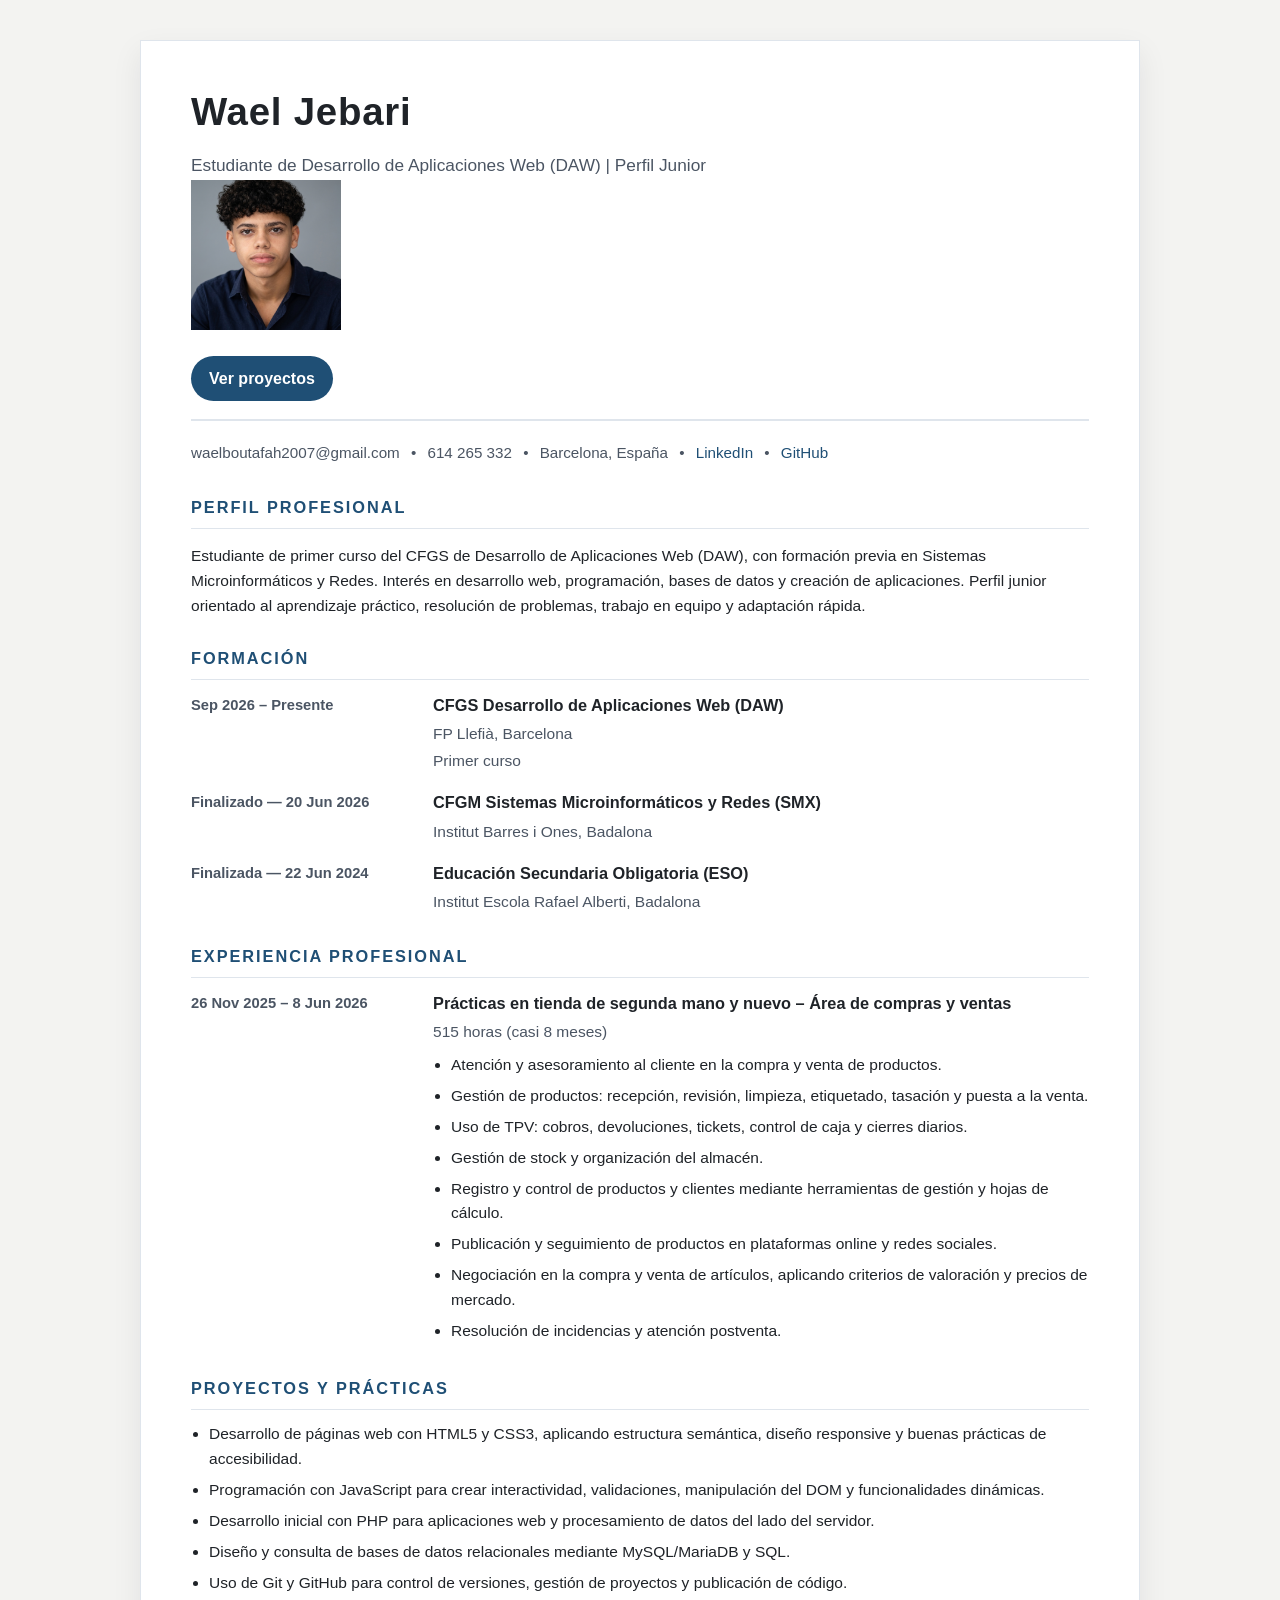
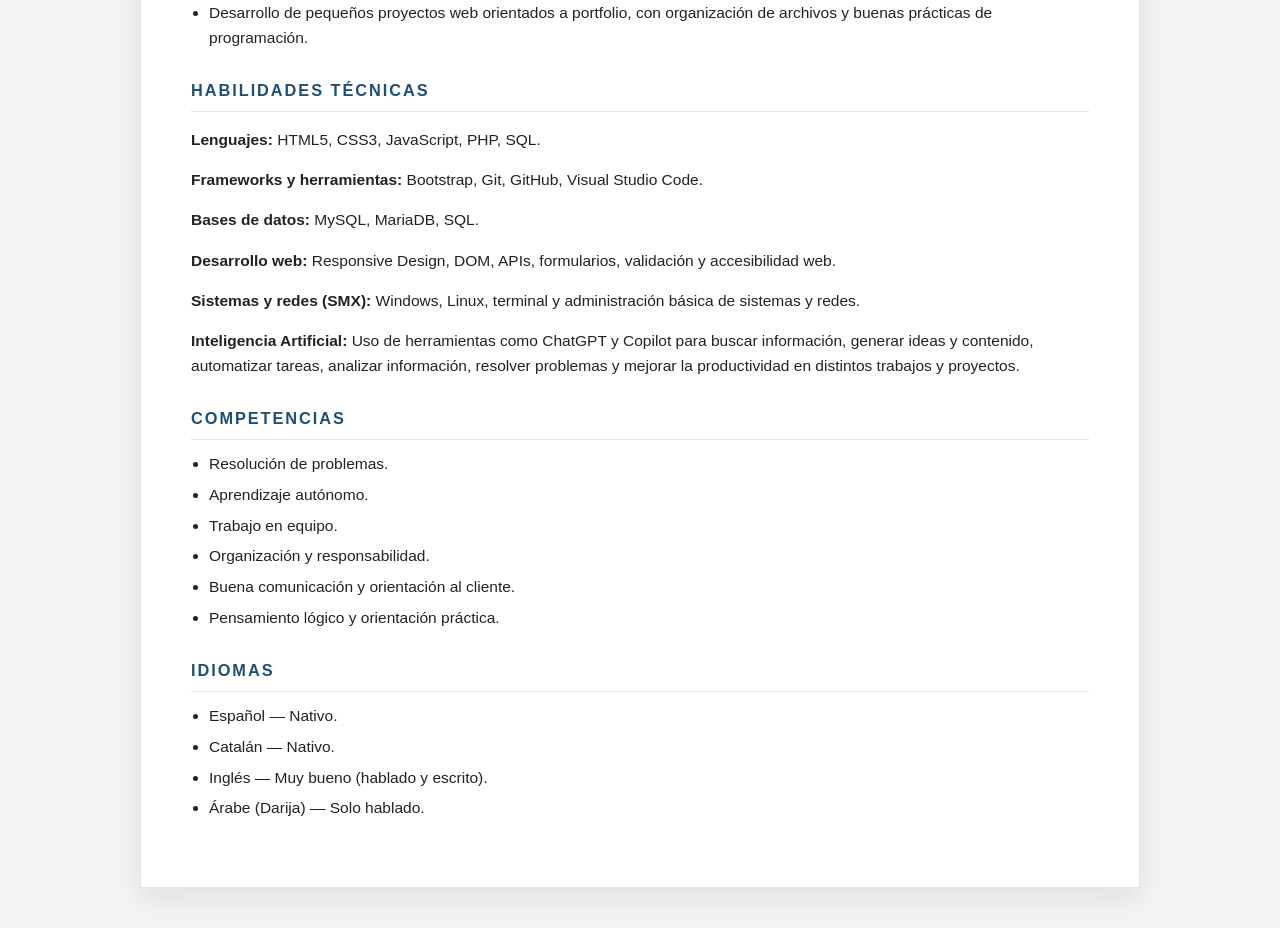
<file: CV-Vitae-main/CV-Vitae-main/Index.html>
<!DOCTYPE html>
<html lang="es">

<head>
    <meta charset="UTF-8">
    <meta name="viewport" content="width=device-width, initial-scale=1.0">
    <title>CV | Wael Jebari</title>
    <link rel="stylesheet" href="style.css">
</head>

<body>
    <div class="cv">
        <header class="header">
            <h1>Wael Jebari</h1>
            <h2>Estudiante de Desarrollo de Aplicaciones Web (DAW) | Perfil Junior</h2>
            <section class="foto">
          <div class="foto-container">
            <img src="img/cv_img.png">
                    </div>
            </section>
            <div class="acciones">
                <a class="btn" href="portfolio.html">Ver proyectos</a>
            </div>
        </header>

        <div class="contacto">
            <span>waelboutafah2007@gmail.com</span>
            <span>•</span>
            <span>614 265 332</span>
            <span>•</span>
            <span>Barcelona, España</span>
            <span>•</span>
            <a href="#">LinkedIn</a>
            <span>•</span>
            <a href="#">GitHub</a>
        </div>

        <main class="contenido">
            <section class="bloque">
                <h3>Perfil Profesional</h3>
                <p>Estudiante de primer curso del CFGS de Desarrollo de Aplicaciones Web (DAW), con formación previa en Sistemas Microinformáticos y Redes. Interés en desarrollo web, programación, bases de datos y creación de aplicaciones. Perfil junior orientado al aprendizaje práctico, resolución de problemas, trabajo en equipo y adaptación rápida.</p>
            </section>

            <section class="bloque">
                <h3>Formación</h3>

                <div class="item">
                    <div class="periodo">Sep 2026 – Presente</div>
                    <div class="info">
                        <h4>CFGS Desarrollo de Aplicaciones Web (DAW)</h4>
                        <p>FP Llefià, Barcelona</p>
                        <p>Primer curso</p>
                    </div>
                </div>

                <div class="item">
                    <div class="periodo">Finalizado — 20 Jun 2026</div>
                    <div class="info">
                        <h4>CFGM Sistemas Microinformáticos y Redes (SMX)</h4>
                        <p>Institut Barres i Ones, Badalona</p>
                    </div>
                </div>

                <div class="item">
                    <div class="periodo">Finalizada — 22 Jun 2024</div>
                    <div class="info">
                        <h4>Educación Secundaria Obligatoria (ESO)</h4>
                        <p>Institut Escola Rafael Alberti, Badalona</p>
                    </div>
                </div>
            </section>

            <section class="bloque">
                <h3>Experiencia Profesional</h3>

                <div class="item">
                    <div class="periodo">26 Nov 2025 – 8 Jun 2026</div>
                    <div class="info">
                        <h4>Prácticas en tienda de segunda mano y nuevo – Área de compras y ventas</h4>
                        <p>515 horas (casi 8 meses)</p>
                        <ul>
                            <li>Atención y asesoramiento al cliente en la compra y venta de productos.</li>
                            <li>Gestión de productos: recepción, revisión, limpieza, etiquetado, tasación y puesta a la venta.</li>
                            <li>Uso de TPV: cobros, devoluciones, tickets, control de caja y cierres diarios.</li>
                            <li>Gestión de stock y organización del almacén.</li>
                            <li>Registro y control de productos y clientes mediante herramientas de gestión y hojas de cálculo.</li>
                            <li>Publicación y seguimiento de productos en plataformas online y redes sociales.</li>
                            <li>Negociación en la compra y venta de artículos, aplicando criterios de valoración y precios de mercado.</li>
                            <li>Resolución de incidencias y atención postventa.</li>
                        </ul>
                    </div>
                </div>
            </section>

            <section class="bloque">
                <h3>Proyectos y Prácticas</h3>
                <ul>
                    <li>Desarrollo de páginas web con HTML5 y CSS3, aplicando estructura semántica, diseño responsive y buenas prácticas de accesibilidad.</li>
                    <li>Programación con JavaScript para crear interactividad, validaciones, manipulación del DOM y funcionalidades dinámicas.</li>
                    <li>Desarrollo inicial con PHP para aplicaciones web y procesamiento de datos del lado del servidor.</li>
                    <li>Diseño y consulta de bases de datos relacionales mediante MySQL/MariaDB y SQL.</li>
                    <li>Uso de Git y GitHub para control de versiones, gestión de proyectos y publicación de código.</li>
                    <li>Desarrollo de pequeños proyectos web orientados a portfolio, con organización de archivos y buenas prácticas de programación.</li>
                </ul>
            </section>

            <section class="bloque">
                <h3>Habilidades Técnicas</h3>
                <p><strong>Lenguajes:</strong> HTML5, CSS3, JavaScript, PHP, SQL.</p>
                <p><strong>Frameworks y herramientas:</strong> Bootstrap, Git, GitHub, Visual Studio Code.</p>
                <p><strong>Bases de datos:</strong> MySQL, MariaDB, SQL.</p>
                <p><strong>Desarrollo web:</strong> Responsive Design, DOM, APIs, formularios, validación y accesibilidad web.</p>
                <p><strong>Sistemas y redes (SMX):</strong> Windows, Linux, terminal y administración básica de sistemas y redes.</p>
                <p><strong>Inteligencia Artificial:</strong> Uso de herramientas como ChatGPT y Copilot para buscar información, generar ideas y contenido, automatizar tareas, analizar información, resolver problemas y mejorar la productividad en distintos trabajos y proyectos.</p>
            </section>

            <section class="bloque">
                <h3>Competencias</h3>
                <ul>
                    <li>Resolución de problemas.</li>
                    <li>Aprendizaje autónomo.</li>
                    <li>Trabajo en equipo.</li>
                    <li>Organización y responsabilidad.</li>
                    <li>Buena comunicación y orientación al cliente.</li>
                    <li>Pensamiento lógico y orientación práctica.</li>
                </ul>
            </section>

            <section class="bloque">
                <h3>Idiomas</h3>
                <ul>
                    <li>Español — Nativo.</li>
                    <li>Catalán — Nativo.</li>
                    <li>Inglés — Muy bueno (hablado y escrito).</li>
                    <li>Árabe (Darija) — Solo hablado.</li>
                </ul>
            </section>
        </main>
    </div>
</body>

</html>
</file>
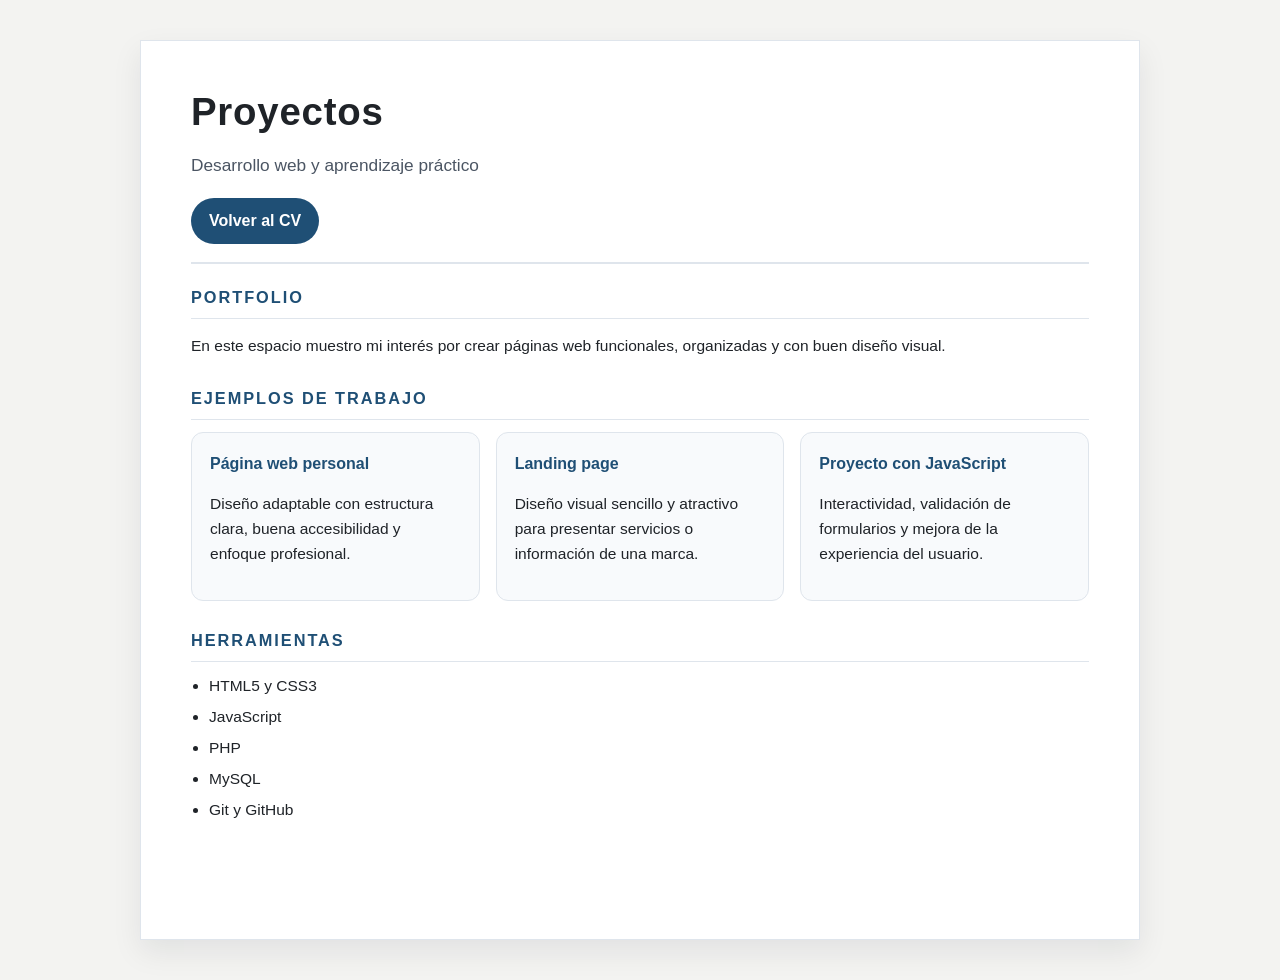
<file: CV-Vitae-main/CV-Vitae-main/portfolio.html>
<!DOCTYPE html>
<html lang="es">

<head>
    <meta charset="UTF-8">
    <meta name="viewport" content="width=device-width, initial-scale=1.0">
    <title>Proyectos | Wael Jebari</title>
    <link rel="stylesheet" href="style.css">
</head>

<body>
    <div class="cv page-alt">
        <header class="header">
            <h1>Proyectos</h1>
            <h2>Desarrollo web y aprendizaje práctico</h2>
            <div class="acciones">
                <a class="btn" href="Index.html">Volver al CV</a>
            </div>
        </header>

        <main class="contenido">
            <section class="bloque">
                <h3>Portfolio</h3>
                <p>En este espacio muestro mi interés por crear páginas web funcionales, organizadas y con buen diseño visual.</p>
            </section>

            <section class="bloque">
                <h3>Ejemplos de trabajo</h3>
                <div class="card-grid">
                    <article class="card">
                        <h4>Página web personal</h4>
                        <p>Diseño adaptable con estructura clara, buena accesibilidad y enfoque profesional.</p>
                    </article>

                    <article class="card">
                        <h4>Landing page</h4>
                        <p>Diseño visual sencillo y atractivo para presentar servicios o información de una marca.</p>
                    </article>

                    <article class="card">
                        <h4>Proyecto con JavaScript</h4>
                        <p>Interactividad, validación de formularios y mejora de la experiencia del usuario.</p>
                    </article>
                </div>
            </section>

            <section class="bloque">
                <h3>Herramientas</h3>
                <ul>
                    <li>HTML5 y CSS3</li>
                    <li>JavaScript</li>
                    <li>PHP</li>
                    <li>MySQL</li>
                    <li>Git y GitHub</li>
                </ul>
            </section>
        </main>
    </div>
</body>

</html>
</file>
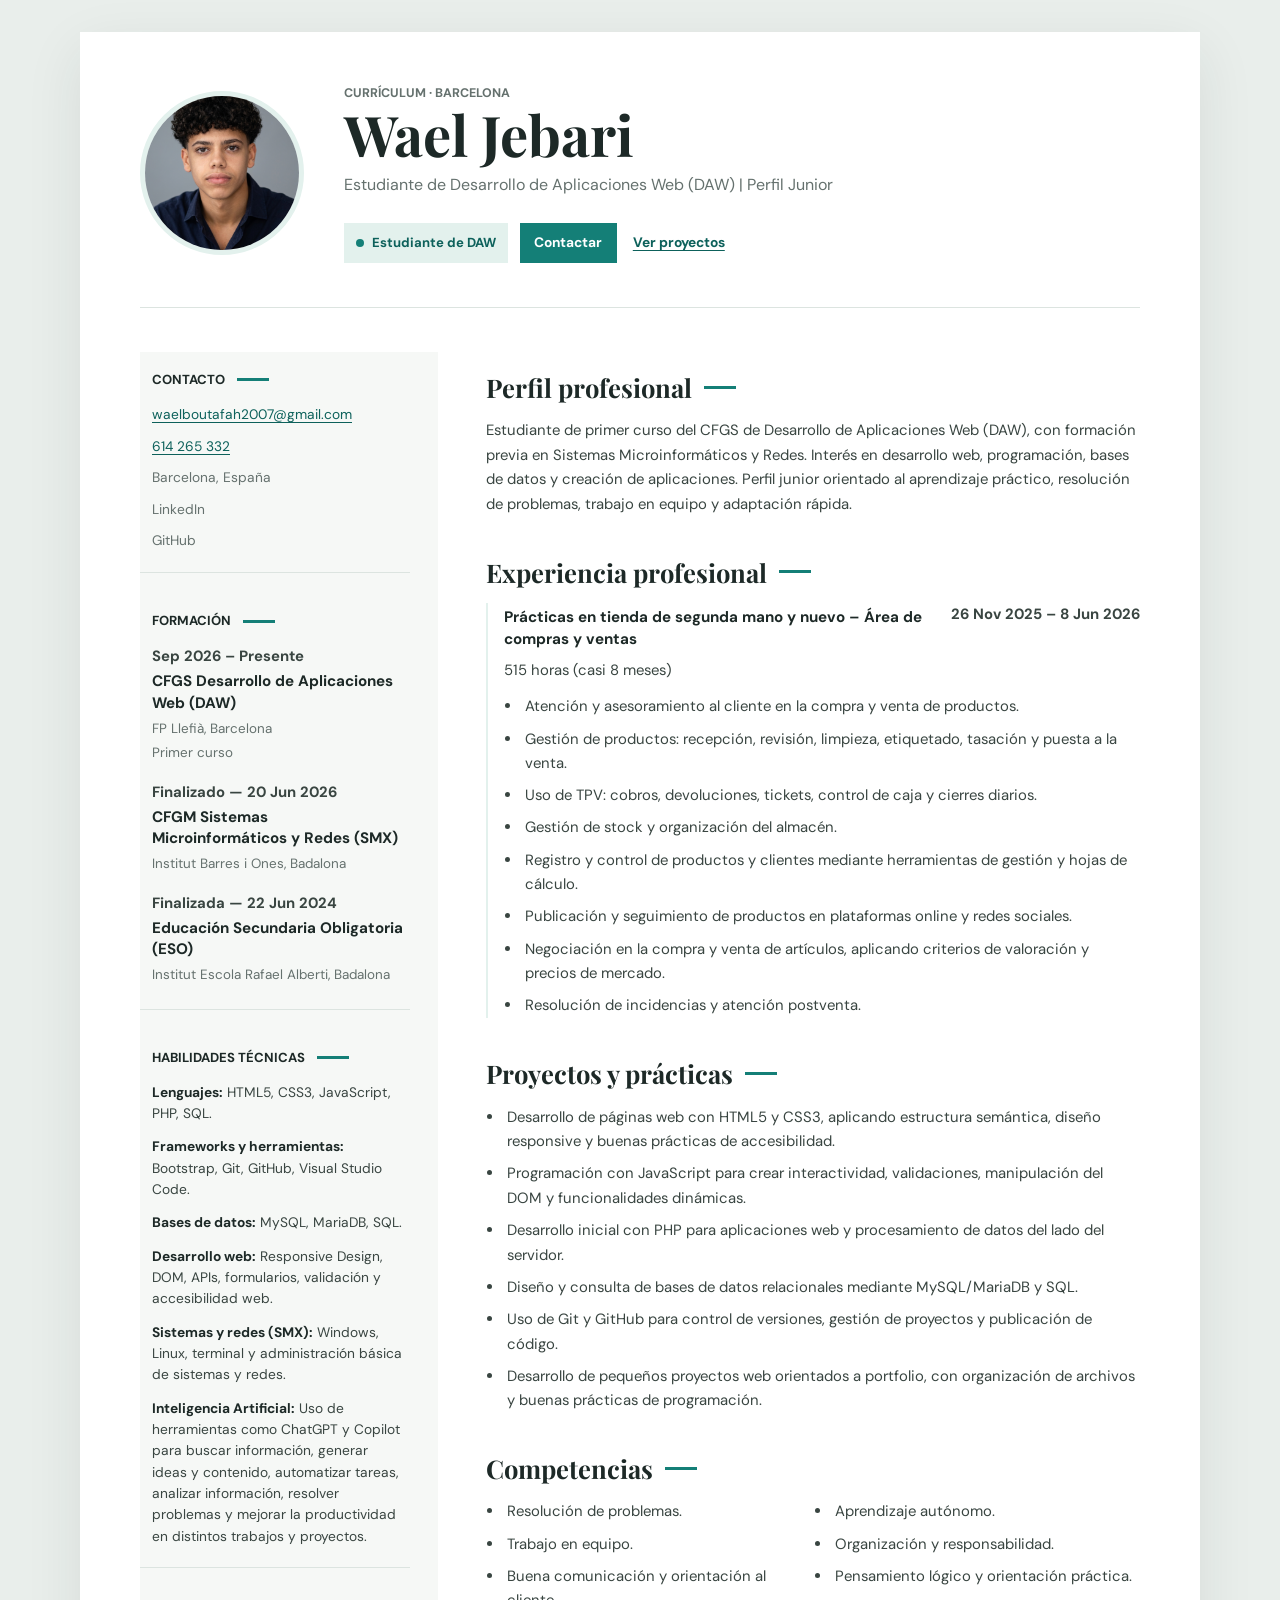
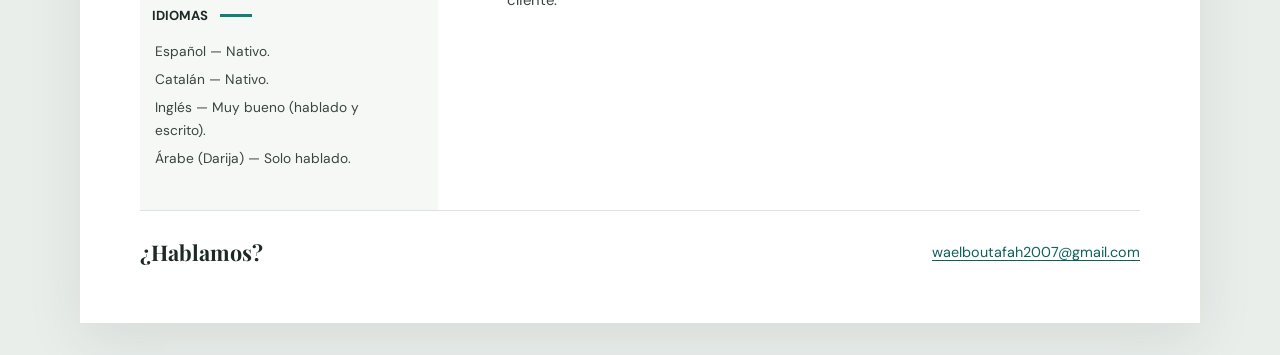
<file: CV-Vitae-main/CV-Vitae-main/referencia-cv.html>
<!DOCTYPE html>
<html lang="es">

<head>
    <meta charset="UTF-8">
    <meta name="viewport" content="width=device-width, initial-scale=1.0">
    <meta name="description" content="Currículum de Wael Jebari, estudiante de Desarrollo de Aplicaciones Web.">
    <title>CV | Wael Jebari</title>
    <link rel="preconnect" href="https://fonts.googleapis.com">
    <link rel="preconnect" href="https://fonts.gstatic.com" crossorigin>
    <link href="https://fonts.googleapis.com/css2?family=DM+Sans:wght@400;500;600;700&family=Playfair+Display:wght@600;700&display=swap" rel="stylesheet">
    <link rel="stylesheet" href="referencia-cv.css">
</head>

<body>
    <article class="resume">
        <header class="profile-header">
            <img class="portrait" src="img/cv_img.png" alt="Retrato de Wael Jebari">
            <div class="profile-intro">
                <p class="eyebrow">Currículum · Barcelona</p>
                <h1>Wael Jebari</h1>
                <p class="role">Estudiante de Desarrollo de Aplicaciones Web (DAW) | Perfil Junior</p>
                <div class="profile-actions">
                    <span class="status"><span aria-hidden="true"></span> Estudiante de DAW</span>
                    <a class="button" href="mailto:waelboutafah2007@gmail.com">Contactar</a>
                    <a class="text-link" href="portfolio.html">Ver proyectos</a>
                </div>
            </div>
        </header>

        <div class="resume-layout">
            <aside class="sidebar" aria-label="Contacto, formación y habilidades">
                <section class="section sidebar-section">
                    <h2>Contacto</h2>
                    <address class="contact-list">
                        <a href="mailto:waelboutafah2007@gmail.com">waelboutafah2007@gmail.com</a>
                        <a href="tel:+34614265332">614 265 332</a>
                        <span>Barcelona, España</span>
                        <span>LinkedIn</span>
                        <span>GitHub</span>
                    </address>
                </section>

                <section class="section sidebar-section">
                    <h2>Formación</h2>
                    <div class="sidebar-entry">
                        <p class="date">Sep 2026 – Presente</p>
                        <h3>CFGS Desarrollo de Aplicaciones Web (DAW)</h3>
                        <p>FP Llefià, Barcelona</p>
                        <p>Primer curso</p>
                    </div>
                    <div class="sidebar-entry">
                        <p class="date">Finalizado — 20 Jun 2026</p>
                        <h3>CFGM Sistemas Microinformáticos y Redes (SMX)</h3>
                        <p>Institut Barres i Ones, Badalona</p>
                    </div>
                    <div class="sidebar-entry">
                        <p class="date">Finalizada — 22 Jun 2024</p>
                        <h3>Educación Secundaria Obligatoria (ESO)</h3>
                        <p>Institut Escola Rafael Alberti, Badalona</p>
                    </div>
                </section>

                <section class="section sidebar-section">
                    <h2>Habilidades técnicas</h2>
                    <p><strong>Lenguajes:</strong> HTML5, CSS3, JavaScript, PHP, SQL.</p>
                    <p><strong>Frameworks y herramientas:</strong> Bootstrap, Git, GitHub, Visual Studio Code.</p>
                    <p><strong>Bases de datos:</strong> MySQL, MariaDB, SQL.</p>
                    <p><strong>Desarrollo web:</strong> Responsive Design, DOM, APIs, formularios, validación y accesibilidad web.</p>
                    <p><strong>Sistemas y redes (SMX):</strong> Windows, Linux, terminal y administración básica de sistemas y redes.</p>
                    <p><strong>Inteligencia Artificial:</strong> Uso de herramientas como ChatGPT y Copilot para buscar información, generar ideas y contenido, automatizar tareas, analizar información, resolver problemas y mejorar la productividad en distintos trabajos y proyectos.</p>
                </section>

                <section class="section sidebar-section">
                    <h2>Idiomas</h2>
                    <ul class="plain-list">
                        <li>Español — Nativo.</li>
                        <li>Catalán — Nativo.</li>
                        <li>Inglés — Muy bueno (hablado y escrito).</li>
                        <li>Árabe (Darija) — Solo hablado.</li>
                    </ul>
                </section>
            </aside>

            <main class="main-content">
                <section class="section">
                    <h2>Perfil profesional</h2>
                    <p>Estudiante de primer curso del CFGS de Desarrollo de Aplicaciones Web (DAW), con formación previa en Sistemas Microinformáticos y Redes. Interés en desarrollo web, programación, bases de datos y creación de aplicaciones. Perfil junior orientado al aprendizaje práctico, resolución de problemas, trabajo en equipo y adaptación rápida.</p>
                </section>

                <section class="section">
                    <h2>Experiencia profesional</h2>
                    <article class="timeline-entry">
                        <div class="entry-heading">
                            <h3>Prácticas en tienda de segunda mano y nuevo – Área de compras y ventas</h3>
                            <p class="date">26 Nov 2025 – 8 Jun 2026</p>
                        </div>
                        <p class="entry-summary">515 horas (casi 8 meses)</p>
                        <ul>
                            <li>Atención y asesoramiento al cliente en la compra y venta de productos.</li>
                            <li>Gestión de productos: recepción, revisión, limpieza, etiquetado, tasación y puesta a la venta.</li>
                            <li>Uso de TPV: cobros, devoluciones, tickets, control de caja y cierres diarios.</li>
                            <li>Gestión de stock y organización del almacén.</li>
                            <li>Registro y control de productos y clientes mediante herramientas de gestión y hojas de cálculo.</li>
                            <li>Publicación y seguimiento de productos en plataformas online y redes sociales.</li>
                            <li>Negociación en la compra y venta de artículos, aplicando criterios de valoración y precios de mercado.</li>
                            <li>Resolución de incidencias y atención postventa.</li>
                        </ul>
                    </article>
                </section>

                <section class="section">
                    <h2>Proyectos y prácticas</h2>
                    <ul>
                        <li>Desarrollo de páginas web con HTML5 y CSS3, aplicando estructura semántica, diseño responsive y buenas prácticas de accesibilidad.</li>
                        <li>Programación con JavaScript para crear interactividad, validaciones, manipulación del DOM y funcionalidades dinámicas.</li>
                        <li>Desarrollo inicial con PHP para aplicaciones web y procesamiento de datos del lado del servidor.</li>
                        <li>Diseño y consulta de bases de datos relacionales mediante MySQL/MariaDB y SQL.</li>
                        <li>Uso de Git y GitHub para control de versiones, gestión de proyectos y publicación de código.</li>
                        <li>Desarrollo de pequeños proyectos web orientados a portfolio, con organización de archivos y buenas prácticas de programación.</li>
                    </ul>
                </section>

                <section class="section">
                    <h2>Competencias</h2>
                    <ul class="competency-list">
                        <li>Resolución de problemas.</li>
                        <li>Aprendizaje autónomo.</li>
                        <li>Trabajo en equipo.</li>
                        <li>Organización y responsabilidad.</li>
                        <li>Buena comunicación y orientación al cliente.</li>
                        <li>Pensamiento lógico y orientación práctica.</li>
                    </ul>
                </section>
            </main>
        </div>

        <footer class="resume-footer">
            <p>¿Hablamos?</p>
            <a href="mailto:waelboutafah2007@gmail.com">waelboutafah2007@gmail.com</a>
        </footer>
    </article>
</body>

</html>
</file>
<file: CV-Vitae-main/CV-Vitae-main/style.css>
:root {
    --bg: #f3f3f1;
    --paper: #ffffff;
    --text: #1f2328;
    --muted: #4b5563;
    --accent: #1f4f75;
    --line: #dfe5ec;
    --shadow: rgba(15, 23, 42, 0.08);
}

* {
    box-sizing: border-box;
}

body {
    margin: 0;
    background: var(--bg);
    color: var(--text);
    font-family: "Segoe UI", Tahoma, Geneva, Verdana, sans-serif;
    line-height: 1.6;
}

.cv {
    max-width: 1000px;
    margin: 40px auto;
    background: var(--paper);
    border: 1px solid var(--line);
    box-shadow: 0 12px 28px var(--shadow);
    padding: 40px 50px;
}

.foto {
    display: flex;
    flex-direction: column;
            margin-bottom: 25x;
        img {
          align-self: center;
            width: 150px;
            height: 150px;
            }
        }
    

.header {
    border-bottom: 2px solid var(--line);
    padding-bottom: 18px;
    margin-bottom: 20px;
}

.acciones {
    margin-top: 18px;
}

.btn {
    display: inline-block;
    background: var(--accent);
    color: #fff;
    text-decoration: none;
    padding: 10px 18px;
    border-radius: 999px;
    font-weight: 600;
    transition: transform 0.2s ease, opacity 0.2s ease;
}

.btn:hover {
    transform: translateY(-1px);
    opacity: 0.95;
}

.page-alt {
    min-height: 100vh;
}

.card-grid {
    display: grid;
    grid-template-columns: repeat(auto-fit, minmax(200px, 1fr));
    gap: 16px;
    margin-top: 12px;
}

.card {
    background: #f8fafc;
    border: 1px solid var(--line);
    border-radius: 12px;
    padding: 18px;
}

.card h4 {
    margin-top: 0;
    margin-bottom: 8px;
    color: var(--accent);
}

h1 {
    margin: 0;
    font-size: clamp(2.2rem, 3vw, 3rem);
    font-weight: 700;
    letter-spacing: 0.02em;
    color: var(--text);
}

h2 {
    margin: 10px 0 0;
    font-size: 1.08rem;
    font-weight: 500;
    color: var(--muted);
}

.contacto {
    display: flex;
    flex-wrap: wrap;
    gap: 0.4rem 0.7rem;
    font-size: 0.95rem;
    color: var(--muted);
    margin-bottom: 28px;
}

.contacto a {
    color: var(--accent);
    text-decoration: none;
}

.contacto a:hover {
    text-decoration: underline;
}

.bloque {
    margin-bottom: 26px;
}

.bloque h3 {
    margin: 0 0 12px;
    padding-bottom: 8px;
    border-bottom: 1px solid var(--line);
    color: var(--accent);
    font-size: 1.02rem;
    font-weight: 700;
    letter-spacing: 0.12em;
    text-transform: uppercase;
}

.bloque p,
.bloque li {
    font-size: 0.97rem;
    color: var(--text);
}

.item {
    display: grid;
    grid-template-columns: 220px 1fr;
    gap: 22px;
    margin-bottom: 14px;
}

.periodo {
    font-size: 0.92rem;
    font-weight: 600;
    color: var(--muted);
    line-height: 1.8;
}

.info h4 {
    margin: 0 0 4px;
    font-size: 1.02rem;
    color: var(--text);
}

.info p {
    margin: 2px 0;
    color: var(--muted);
}

ul {
    margin: 8px 0 0 18px;
    padding: 0;
}

li {
    margin-bottom: 6px;
}

strong {
    color: var(--text);
}

@media (max-width: 700px) {
    .cv {
        margin: 20px 14px;
        padding: 28px 18px;
    }

    .item {
        grid-template-columns: 1fr;
        gap: 6px;
    }

    .contacto {
        font-size: 0.85rem;
    }

    .bloque h3 {
        letter-spacing: 0.08em;
    }
}
</file>
<file: CV-Vitae-main/CV-Vitae-main/referencia-cv.css>
:root {
    color-scheme: light;
    --canvas: #e9eeeb;
    --paper: #ffffff;
    --sidebar: #f6f8f6;
    --ink: #1d2927;
    --muted: #65716e;
    --accent: #147f77;
    --accent-dark: #0d615b;
    --accent-soft: #e3f1ed;
    --line: #dce4e0;
    --font-body: "DM Sans", sans-serif;
    --font-display: "Playfair Display", Georgia, serif;
    --space-1: 0.5rem;
    --space-2: 0.75rem;
    --space-3: 1rem;
    --space-4: 1.5rem;
    --space-5: 2rem;
    --space-6: 3rem;
}

* {
    box-sizing: border-box;
}

html {
    background: var(--canvas);
}

body {
    margin: 0;
    color: var(--ink);
    font-family: var(--font-body);
    font-size: 1rem;
    line-height: 1.65;
}

a {
    color: var(--accent-dark);
    text-underline-offset: 0.2em;
    overflow-wrap: anywhere;
}

a:focus-visible {
    outline: 3px solid var(--accent);
    outline-offset: 3px;
}

.resume {
    width: 100%;
    max-width: 1120px;
    margin: 0 auto;
    padding: var(--space-5) 1.25rem;
    background: var(--paper);
}

.profile-header {
    display: flex;
    flex-direction: column;
    align-items: center;
    gap: var(--space-4);
    padding-bottom: var(--space-5);
    border-bottom: 1px solid var(--line);
    text-align: center;
}

.portrait {
    width: 136px;
    height: 136px;
    flex: 0 0 auto;
    border: 5px solid var(--accent-soft);
    border-radius: 50%;
    object-fit: cover;
    object-position: center 35%;
}

.profile-intro {
    min-width: 0;
}

.eyebrow,
.date {
    margin: 0;
    color: var(--muted);
    font-size: 0.78rem;
    font-weight: 700;
    line-height: 1.5;
}

.eyebrow {
    text-transform: uppercase;
}

h1,
h2,
h3,
p {
    margin-top: 0;
}

h1 {
    margin-bottom: var(--space-1);
    font-family: var(--font-display);
    font-size: 2.65rem;
    font-weight: 700;
    line-height: 1.1;
}

.role {
    max-width: 38rem;
    margin: 0 auto;
    color: var(--muted);
    font-size: 1rem;
}

.profile-actions {
    display: flex;
    flex-wrap: wrap;
    align-items: center;
    justify-content: center;
    gap: var(--space-2);
    margin-top: var(--space-4);
}

.status {
    display: inline-flex;
    align-items: center;
    gap: 0.5rem;
    min-height: 40px;
    padding: 0.45rem 0.75rem;
    background: var(--accent-soft);
    color: var(--accent-dark);
    font-size: 0.82rem;
    font-weight: 700;
}

.status span {
    width: 0.5rem;
    height: 0.5rem;
    border-radius: 50%;
    background: var(--accent);
}

.button {
    display: inline-flex;
    min-height: 40px;
    align-items: center;
    padding: 0.45rem 0.9rem;
    background: var(--accent);
    color: #ffffff;
    font-size: 0.86rem;
    font-weight: 700;
    text-decoration: none;
    transition: background-color 160ms ease;
}

.button:hover {
    background: var(--accent-dark);
}

.text-link {
    padding: 0.45rem 0.25rem;
    font-size: 0.86rem;
    font-weight: 700;
}

.resume-layout {
    display: grid;
    grid-template-columns: minmax(0, 1fr);
    gap: var(--space-5);
    padding-top: var(--space-5);
}

.sidebar,
.main-content {
    min-width: 0;
}

.main-content {
    order: -1;
}

.section {
    margin-bottom: var(--space-5);
}

.section h2 {
    display: flex;
    align-items: center;
    gap: var(--space-2);
    margin-bottom: var(--space-3);
    color: var(--ink);
    font-family: var(--font-display);
    font-size: 1.45rem;
    font-weight: 700;
    line-height: 1.2;
}

.section h2::after {
    width: 2rem;
    height: 3px;
    background: var(--accent);
    content: "";
}

.section p:last-child,
.section ul:last-child {
    margin-bottom: 0;
}

.section p,
.section li {
    color: #394541;
    font-size: 0.93rem;
}

.sidebar-section {
    padding-bottom: var(--space-4);
    border-bottom: 1px solid var(--line);
}

.sidebar-section:last-child {
    padding-bottom: 0;
    border-bottom: 0;
}

.sidebar .section h2 {
    font-family: var(--font-body);
    font-size: 0.82rem;
    letter-spacing: 0;
    text-transform: uppercase;
}

.contact-list {
    display: grid;
    gap: 0.55rem;
    font-size: 0.86rem;
    font-style: normal;
}

.contact-list a,
.contact-list span {
    overflow-wrap: anywhere;
}

.contact-list span {
    color: var(--muted);
}

.sidebar-entry {
    margin-top: var(--space-3);
}

.sidebar-entry h3,
.timeline-entry h3 {
    margin: 0.25rem 0;
    font-size: 0.95rem;
    font-weight: 700;
    line-height: 1.4;
}

.sidebar-entry p:not(.date) {
    margin: 0.15rem 0;
    color: var(--muted);
    font-size: 0.84rem;
}

.sidebar-section > p {
    margin-bottom: var(--space-2);
    font-size: 0.86rem;
    line-height: 1.55;
}

strong {
    color: var(--ink);
}

ul {
    margin: 0;
    padding-left: 1.15rem;
}

li {
    margin-bottom: 0.48rem;
    padding-left: 0.18rem;
}

.plain-list {
    list-style: none;
    padding: 0;
}

.plain-list li {
    margin-bottom: 0.35rem;
    font-size: 0.86rem;
}

.timeline-entry {
    padding-left: var(--space-3);
    border-left: 2px solid var(--accent-soft);
}

.entry-heading {
    display: grid;
    gap: 0.25rem;
}

.entry-summary {
    margin: 0.25rem 0 var(--space-2);
    color: var(--muted);
    font-size: 0.87rem;
}

.competency-list {
    display: grid;
    grid-template-columns: minmax(0, 1fr);
    gap: 0 1.25rem;
}

.resume-footer {
    display: flex;
    flex-direction: column;
    gap: 0.25rem;
    padding-top: var(--space-4);
    border-top: 1px solid var(--line);
    text-align: center;
}

.resume-footer p {
    margin: 0;
    font-family: var(--font-display);
    font-size: 1.35rem;
    font-weight: 700;
}

.resume-footer a {
    font-size: 0.9rem;
}

@media (min-width: 700px) {
    .resume {
        width: calc(100% - 2rem);
        margin: 1rem auto;
        padding: 2.5rem 2rem;
        box-shadow: 0 18px 54px rgba(29, 41, 39, 0.09);
    }

    .profile-header {
        flex-direction: row;
        align-items: center;
        gap: 2rem;
        text-align: left;
    }

    .portrait {
        width: 148px;
        height: 148px;
    }

    .role {
        margin: 0;
    }

    .profile-actions {
        justify-content: flex-start;
    }

    .resume-layout {
        grid-template-columns: minmax(190px, 0.72fr) minmax(0, 1.6fr);
        gap: 1.75rem;
    }

    .sidebar {
        padding: 1.25rem 1.25rem 0 0;
        background: var(--sidebar);
    }

    .sidebar-section {
        padding: 0 0.25rem 1.25rem 0.75rem;
    }

    .main-content {
        padding-top: 1.25rem;
        order: 0;
    }

    .entry-heading {
        grid-template-columns: minmax(0, 1fr) auto;
        align-items: start;
        gap: 1rem;
    }

    .entry-heading .date {
        text-align: right;
    }

    .competency-list {
        grid-template-columns: repeat(2, minmax(0, 1fr));
    }

    .resume-footer {
        flex-direction: row;
        align-items: center;
        justify-content: space-between;
        text-align: left;
    }
}

@media (min-width: 1000px) {
    .resume {
        margin: 2rem auto;
        padding: 3.25rem 3.75rem;
    }

    .profile-header {
        gap: 2.5rem;
        padding-bottom: 2.75rem;
    }

    .portrait {
        width: 164px;
        height: 164px;
    }

    h1 {
        font-size: 3.5rem;
    }

    .resume-layout {
        grid-template-columns: minmax(230px, 0.75fr) minmax(0, 1.65fr);
        gap: 3rem;
        padding-top: 2.75rem;
    }

    .sidebar {
        padding-right: 1.75rem;
    }

    .section {
        margin-bottom: 2.5rem;
    }

    .section h2 {
        font-size: 1.6rem;
    }
}

@media (prefers-reduced-motion: reduce) {
    *,
    *::before,
    *::after {
        scroll-behavior: auto !important;
        transition-duration: 0.01ms !important;
    }
}
</file>
